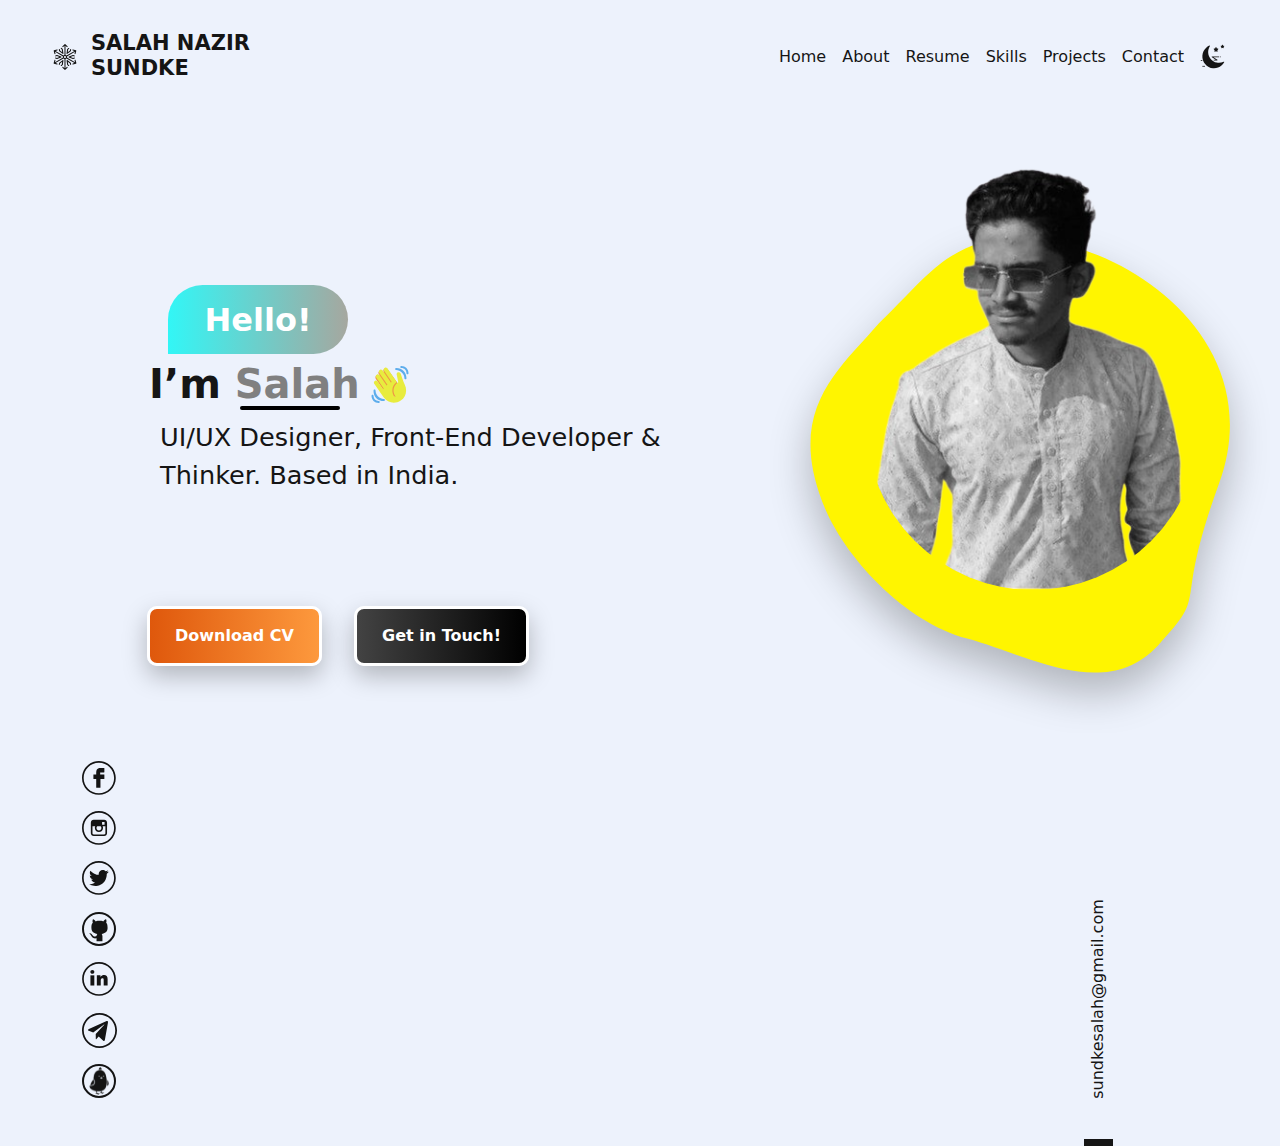
<file: index.html>
<!DOCTYPE html>
<html lang="en">

<head>
    <meta charset="UTF-8">
    <meta name="viewport" content="width=device-width, initial-scale=1.0">
    <link href="https://cdn.jsdelivr.net/npm/bootstrap@5.3.3/dist/css/bootstrap.min.css" rel="stylesheet"
        integrity="sha384-QWTKZyjpPEjISv5WaRU9OFeRpok6YctnYmDr5pNlyT2bRjXh0JMhjY6hW+ALEwIH" crossorigin="anonymous">
    <link rel="stylesheet" href="style.css">
    <title>Portfolio</title>
</head>

<body class="container">
    <!-- navbar -->
    <nav class="d-flex  pt-4 justify-content-center align-items-center headnav">
        <div class="left_nav">
            <div class="logo">
                <svg class="inner filter-change" width="20" height="20" viewBox="0 0 31 30" fill="none"
                    xmlns="http://www.w3.org/2000/svg">
                    <path
                        d="M6.56259 6.03998L11.7828 10.12C12.0237 10.36 12.4253 10.36 12.6662 10.2C12.9875 10.04 13.0678 9.71998 13.0678 9.39998L12.104 2.83998C12.104 2.67998 11.9434 2.43998 11.7828 2.35998L10.1766 0.999976C9.85534 0.679976 9.29316 0.759977 9.05223 1.07998C8.73099 1.39998 8.8113 1.95998 9.13254 2.19998L10.4978 3.31998L11.1403 7.55998L7.76726 4.91998L7.44601 3.15998C7.3657 2.75998 6.96415 2.43998 6.56259 2.51998C6.16104 2.59998 5.8398 2.99998 5.92011 3.39998L6.24135 5.47998C6.32166 5.79998 6.40197 5.95998 6.56259 6.03998ZM1.26208 15.96C0.860523 15.8 0.378658 16.04 0.218036 16.44C0.0574146 16.84 0.298347 17.32 0.699901 17.48L2.70767 18.2C2.78798 18.2 2.86829 18.28 3.02892 18.28C3.10923 18.28 3.26985 18.28 3.35016 18.2L9.5341 15.72C9.85534 15.56 10.016 15.32 10.016 15C10.016 14.68 9.85534 14.36 9.5341 14.28L3.26985 11.8C3.10923 11.72 2.86829 11.72 2.70767 11.8L0.699901 12.52C0.298347 12.68 0.0574146 13.16 0.218036 13.56C0.378658 13.96 0.860523 14.2 1.26208 14.04L2.94861 13.4L6.96415 15L2.94861 16.6L1.26208 15.96ZM12.1844 27.16L13.0678 20.6C13.1481 20.28 12.9875 19.96 12.6662 19.8C12.345 19.64 12.0237 19.64 11.7828 19.88L6.56259 23.96C6.40197 24.12 6.32166 24.28 6.24135 24.44L5.92011 26.52C5.8398 26.92 6.16104 27.4 6.56259 27.4C6.96415 27.48 7.44601 27.16 7.44601 26.76L7.76726 25L11.1403 22.36L10.4978 26.6L9.13254 27.72C8.8113 28.04 8.73099 28.52 9.05223 28.84C9.37347 29.16 9.85534 29.24 10.1766 28.92L11.7828 27.56C12.0237 27.56 12.104 27.32 12.1844 27.16ZM24.3916 23.96L19.1714 19.8C18.6092 19.4 17.8061 19.88 17.8864 20.52L18.8502 27.08C18.8502 27.24 19.0108 27.48 19.1714 27.56L20.7776 28.92C21.0989 29.24 21.661 29.16 21.902 28.84C22.2232 28.52 22.1429 27.96 21.8217 27.72L20.4564 26.6L19.8139 22.36L23.1869 25L23.5082 26.76C23.5885 27.24 23.9901 27.48 24.3916 27.4C24.7932 27.32 25.1144 26.92 25.0341 26.52L24.7129 24.44C24.6325 24.2 24.5522 24.04 24.3916 23.96ZM29.6921 14.04C30.0937 14.2 30.5755 13.96 30.7362 13.56C30.8968 13.16 30.6559 12.68 30.2543 12.52L28.2465 11.8C28.0859 11.72 27.845 11.72 27.6844 11.8L21.5004 14.28C21.1792 14.44 21.0186 14.68 21.0186 15C21.0186 15.32 21.1792 15.64 21.5004 15.72L27.6844 18.2C27.845 18.28 28.0859 18.28 28.2465 18.2L30.2543 17.48C30.6559 17.32 30.8968 16.84 30.7362 16.44C30.5755 16.04 30.0937 15.8 29.6921 15.96L28.0056 16.6L23.9901 15L28.0056 13.4L29.6921 14.04ZM18.7698 2.83998L17.8864 9.39998C17.8061 9.71998 17.9667 10.04 18.288 10.2C18.5289 10.36 18.9305 10.36 19.1714 10.12L24.3916 6.03998C24.5522 5.87998 24.6325 5.71998 24.7129 5.55998L25.0341 3.47998C25.1144 3.07998 24.7932 2.59998 24.3916 2.59998C23.9901 2.51998 23.5082 2.83998 23.5082 3.23998L23.1869 4.99998L19.8139 7.63998L20.4564 3.39998L21.8217 2.27998C22.1429 1.95998 22.2232 1.47998 21.902 1.15998C21.5807 0.839976 21.0989 0.759977 20.7776 1.07998L19.1714 2.43998C18.9305 2.43998 18.8502 2.67998 18.7698 2.83998Z"
                        fill="black" />
                </svg>

                <svg class="outer filter-change" width="30" height="26" viewBox="0 0 35 40" fill="none"
                    xmlns="http://www.w3.org/2000/svg">
                    <path
                        d="M34.9848 29.36L33.7801 24.88C33.6998 24.48 33.2179 24.16 32.8164 24.32C32.4148 24.4 32.0936 24.88 32.2542 25.28L32.977 27.92L20.5288 20.8C20.6091 20.56 20.6091 20.24 20.6091 20C20.6091 19.68 20.5288 19.44 20.5288 19.12L32.8967 12L32.1739 14.64C32.0936 15.04 32.3345 15.52 32.7361 15.6C33.1376 15.68 33.6195 15.44 33.6998 15.04L34.9045 10.56C34.9848 10.16 34.7438 9.68 34.3423 9.6L29.8449 8.4C29.4433 8.32 28.9615 8.56 28.8812 8.96C28.8008 9.36 29.0418 9.84 29.4433 9.92L32.0936 10.64L19.7257 17.76C19.3242 17.36 18.8423 17.04 18.2801 16.96V2.72L20.2076 4.64C20.5288 4.96 21.0107 4.96 21.3319 4.64C21.6532 4.32 21.6532 3.84 21.3319 3.52L18.0392 0.24C17.7179 -0.08 17.2361 -0.08 16.9148 0.24L13.6221 3.52C13.3008 3.84 13.3008 4.32 13.6221 4.64C13.9433 4.96 14.4252 4.96 14.7464 4.64L16.6739 2.72V16.96C16.1117 17.12 15.6299 17.36 15.2283 17.76L2.86044 10.64L5.51069 9.92C5.91225 9.84 6.15318 9.36 6.07287 8.96C5.99256 8.56 5.51069 8.32 5.10914 8.4L0.611731 9.6C0.210177 9.68 -0.0307554 10.16 0.0495554 10.56L1.25422 15.04C1.33453 15.44 1.81639 15.68 2.21795 15.6C2.6195 15.52 2.94075 15.04 2.78012 14.64L2.05733 12L14.4252 19.2C14.3449 19.44 14.3449 19.76 14.3449 20C14.3449 20.32 14.3449 20.56 14.4252 20.8L2.05733 27.92L2.78012 25.28C2.86044 24.88 2.6195 24.4 2.21795 24.32C1.81639 24.24 1.33453 24.48 1.25422 24.88L0.0495554 29.36C-0.111066 29.84 0.129866 30.24 0.611731 30.4L5.10914 31.6C5.51069 31.68 5.99256 31.44 6.07287 31.04C6.15318 30.64 5.91225 30.16 5.51069 30.08L2.86044 29.36L15.2283 22.24C15.6299 22.64 16.1117 22.96 16.6739 23.04V37.28L14.7464 35.36C14.4252 35.04 13.9433 35.04 13.6221 35.36C13.3008 35.68 13.3008 36.16 13.6221 36.48L16.9148 39.76C17.2361 40.08 17.7179 40.08 18.0392 39.76L21.3319 36.48C21.6532 36.16 21.6532 35.68 21.3319 35.36C21.0107 35.04 20.5288 35.04 20.2076 35.36L18.2801 37.28V23.04C18.8423 22.88 19.3242 22.64 19.7257 22.24L32.0936 29.36L29.4433 30.08C29.0418 30.16 28.8008 30.64 28.8812 31.04C28.9615 31.44 29.4433 31.68 29.8449 31.6L34.3423 30.4C34.8242 30.24 35.0651 29.84 34.9848 29.36ZM17.477 21.6C16.6739 21.6 15.8708 20.96 15.8708 20C15.8708 19.12 16.5936 18.4 17.477 18.4C18.3604 18.4 19.0029 19.12 19.0029 20C19.0832 20.88 18.2801 21.6 17.477 21.6Z"
                        fill="black" />
                </svg>
            </div>

            <h5 class="texte">SALAH NAZIR SUNDKE </h5>
        </div>
        <div class="right_nav">
            <a href="./index.html">Home</a>
            <a href="./about.html">About</a>
            <a href="#">Resume</a>
            <a href="#">Skills</a>
            <a href="#">Projects</a>
            <a href="#">Contact</a>
            <li id="moon">
                <svg class="filter-change" width="25" height="25" viewBox="0 0 40 40" fill="none"
                    xmlns="http://www.w3.org/2000/svg">
                    <path
                        d="M37.7 4.75001L37.9062 5.93126C37.9285 6.04843 37.9168 6.16954 37.8725 6.28029C37.8282 6.39104 37.7532 6.48679 37.6562 6.55626C37.5651 6.61791 37.4593 6.65442 37.3496 6.6621C37.2399 6.66978 37.13 6.64836 37.0312 6.60001L35.9687 6.04376L34.9062 6.60001C34.8185 6.64949 34.7194 6.67534 34.6187 6.67501C34.4863 6.67548 34.3572 6.6339 34.25 6.55626C34.153 6.48679 34.0779 6.39104 34.0336 6.28029C33.9893 6.16954 33.9777 6.04843 34 5.93126L34.175 4.75001L33.3125 3.91251C33.2281 3.83097 33.1684 3.72734 33.1401 3.61345C33.1119 3.49957 33.1163 3.38004 33.1528 3.26853C33.1893 3.15703 33.2565 3.05805 33.3466 2.98293C33.4367 2.90781 33.5462 2.85958 33.6625 2.84376L34.8437 2.67501L35.375 1.60001C35.4261 1.49434 35.5061 1.40522 35.6055 1.34286C35.705 1.28051 35.8201 1.24744 35.9375 1.24744C36.0549 1.24744 36.1699 1.28051 36.2694 1.34286C36.3689 1.40522 36.4488 1.49434 36.5 1.60001L37.0312 2.67501L38.2125 2.84376C38.3287 2.85958 38.4382 2.90781 38.5283 2.98293C38.6185 3.05805 38.6856 3.15703 38.7221 3.26853C38.7587 3.38004 38.763 3.49957 38.7348 3.61345C38.7066 3.72734 38.6468 3.83097 38.5625 3.91251L37.7 4.75001ZM21.875 7.81251C21.9117 7.70344 21.9778 7.60663 22.066 7.53274C22.1542 7.45885 22.2612 7.41076 22.375 7.39376L24.2062 7.11251L25.025 5.36251C25.0747 5.25339 25.1547 5.16088 25.2556 5.096C25.3564 5.03113 25.4738 4.99664 25.5937 4.99664C25.7136 4.99664 25.831 5.03113 25.9319 5.096C26.0327 5.16088 26.1128 5.25339 26.1625 5.36251L26.9812 7.11251L28.8125 7.39376C28.9263 7.41076 29.0332 7.45885 29.1214 7.53274C29.2096 7.60663 29.2758 7.70344 29.3125 7.81251C29.3472 7.91995 29.3522 8.0348 29.3269 8.14485C29.3016 8.2549 29.2469 8.35603 29.1687 8.43751L27.825 9.81251L28.1437 11.7625C28.1576 11.8764 28.1399 11.992 28.0925 12.0965C28.0451 12.2011 27.9698 12.2905 27.8749 12.3551C27.78 12.4196 27.6691 12.4568 27.5545 12.4625C27.4398 12.4683 27.3258 12.4423 27.225 12.3875L25.625 11.5188L23.9937 12.425C23.9016 12.4747 23.7984 12.5005 23.6937 12.5C23.5641 12.501 23.4375 12.4617 23.3312 12.3875C23.2331 12.3188 23.1568 12.2234 23.1114 12.1126C23.066 12.0018 23.0533 11.8803 23.075 11.7625L23.3937 9.81251L22.05 8.43751C21.9664 8.35934 21.9058 8.25971 21.875 8.1495C21.8441 8.03929 21.8441 7.92272 21.875 7.81251Z"
                        fill="black" />
                    <path d="M1.25 25.625H3.75V26.875H1.25V25.625Z" fill="black" />
                    <path
                        d="M30.625 21.2501H21.5813L27.8313 25.0938C27.9503 25.1621 28.0435 25.2676 28.0966 25.3941C28.1497 25.5206 28.1597 25.6611 28.125 25.7938C28.0872 25.929 28.005 26.0475 27.8916 26.1303C27.7782 26.2131 27.6403 26.2552 27.5 26.2501H21.875V25.0001H25.2937L19.0438 21.1563C18.9247 21.088 18.8315 20.9825 18.7784 20.856C18.7253 20.7295 18.7153 20.5891 18.75 20.4563C18.7878 20.3211 18.87 20.2026 18.9834 20.1198C19.0968 20.0371 19.2347 19.9949 19.375 20.0001H30.625V21.2501Z"
                        fill="black" />
                    <path d="M31.875 20H33.125V21.25H31.875V20Z" fill="black" />
                    <path d="M3.7499 35H7.99365V36.25H3.7499V35Z" fill="black" />
                    <path
                        d="M10.325 5.43121C11.728 4.23892 13.3044 3.26736 15 2.54996C15.1232 2.49609 15.2604 2.48335 15.3913 2.51361C15.5222 2.54388 15.6399 2.61554 15.7269 2.71797C15.8139 2.8204 15.8656 2.94814 15.8742 3.08225C15.8829 3.21635 15.8481 3.34968 15.775 3.46246C13.7995 6.5683 12.8653 10.223 13.1081 13.8958C13.3508 17.5687 14.7579 21.0686 17.125 23.8875C19.5555 26.8782 22.9365 28.9469 26.7058 29.7497C30.4751 30.5524 34.4056 30.0408 37.8438 28.3C37.9624 28.2392 38.0973 28.2179 38.2289 28.2393C38.3605 28.2607 38.4817 28.3235 38.575 28.4187C38.6686 28.5147 38.7288 28.6382 38.7468 28.771C38.7648 28.9037 38.7396 29.0388 38.675 29.1562C37.5784 31.1569 36.1204 32.9369 34.375 34.4062C31.0833 37.2274 26.8916 38.7791 22.5563 38.7812C22.0188 38.7812 21.475 38.7812 20.925 38.7125C18.4544 38.49 16.053 37.7767 13.8615 36.6145C11.6701 35.4522 9.73255 33.8643 8.16253 31.9437C4.97358 28.124 3.41319 23.2043 3.81771 18.2449C4.22222 13.2855 6.55925 8.68361 10.325 5.43121Z"
                        fill="black" />
                </svg>
            </li>
        </div>
    </nav>
    <!-- navbar end -->
    <main>
        <div class="left_section">
            <div class="msgbox">Hello!</div>
            <div class="text-emo">
                <li class="anish-text">I’m <a style="color: grey;">Salah</a></li>&nbsp;
                <svg width="50" height="37" viewBox="0 0 50 50" fill="none" xmlns="http://www.w3.org/2000/svg">
                    <path
                        d="M6.75924 12.6606C8.06632 11.747 10.0367 11.9222 11.2103 12.8914L9.86425 10.935C8.78105 9.39013 9.169 7.71873 10.7152 6.63413C12.2615 5.55371 16.643 8.45848 16.643 8.45848C15.5501 6.89833 15.7545 4.92102 17.3146 3.82669C18.8748 2.73653 21.0273 3.11336 22.1202 4.67629L36.6093 25.1446L34.7627 43.0474L19.3517 37.427L5.90964 17.4968C4.80696 15.9269 5.18796 13.7619 6.75924 12.6606Z"
                        fill="#EF9645" />
                    <path
                        d="M3.74734 24.0475C3.74734 24.0475 2.17328 21.7532 4.46902 20.1805C6.76197 18.6078 8.33464 20.9008 8.33464 20.9008L15.6362 31.5493C15.8879 31.1294 16.1632 30.715 16.4705 30.3062L6.33647 15.5292C6.33647 15.5292 4.7638 13.2363 7.05815 11.6636C9.3511 10.0909 10.9238 12.3839 10.9238 12.3839L20.4557 26.2848C20.8103 25.9956 21.1732 25.705 21.5473 25.4199L10.4969 9.30252C10.4969 9.30252 8.92421 7.00957 11.2186 5.4369C13.5115 3.86423 15.0842 6.15719 15.0842 6.15719L26.1346 22.2718C26.5406 22.0229 26.9425 21.8074 27.3457 21.5793L17.017 6.51733C17.017 6.51733 15.4443 4.22438 17.7373 2.65171C20.0302 1.07904 21.6029 3.37199 21.6029 3.37199L32.524 19.2989L34.1842 21.7212C27.304 26.4406 26.6491 35.319 30.58 41.0521C31.3657 42.1992 32.5128 41.4136 32.5128 41.4136C27.7948 34.532 29.2354 26.7993 36.1171 22.0813L34.0883 11.9278C34.0883 11.9278 33.3305 9.25247 36.0044 8.49325C38.6798 7.73542 39.439 10.4108 39.439 10.4108L41.782 17.3689C42.7109 20.1277 43.6995 22.8767 45.008 25.4769C48.7026 32.8188 46.4958 41.9434 39.5294 46.7226C31.9302 51.9328 21.5417 49.9958 16.3301 42.3981L3.74734 24.0475Z"
                        fill="#E8EC3E" />
                    <path
                        d="M16.6862 44.4963C11.1241 44.4963 5.50368 38.8759 5.50368 33.3139C5.50368 32.5449 4.94052 31.9233 4.17157 31.9233C3.40262 31.9233 2.72266 32.5449 2.72266 33.3139C2.72266 41.6569 8.3431 47.2774 16.6862 47.2774C17.4551 47.2774 18.0767 46.5974 18.0767 45.8285C18.0767 45.0595 17.4551 44.4963 16.6862 44.4963Z"
                        fill="#5DADEC" />
                    <path
                        d="M9.73358 47.219C5.56204 47.219 2.78102 44.438 2.78102 40.2665C2.78102 39.4975 2.15946 38.8759 1.39051 38.8759C0.621559 38.8759 0 39.4975 0 40.2665C0 45.8285 4.17153 50 9.73358 50C10.5025 50 11.1241 49.3785 11.1241 48.6095C11.1241 47.8406 10.5025 47.219 9.73358 47.219ZM33.3723 2.72266C32.6047 2.72266 31.9818 3.34561 31.9818 4.11317C31.9818 4.88073 32.6047 5.50368 33.3723 5.50368C38.9343 5.50368 44.4964 10.4942 44.4964 16.6278C44.4964 17.3953 45.1193 18.0183 45.8869 18.0183C46.6544 18.0183 47.2774 17.3953 47.2774 16.6278C47.2774 8.96049 41.7153 2.72266 33.3723 2.72266Z"
                        fill="#5DADEC" />
                    <path
                        d="M40.3248 0C39.5573 0 38.9343 0.564548 38.9343 1.33211C38.9343 2.09967 39.5573 2.78102 40.3248 2.78102C44.4964 2.78102 47.219 5.87491 47.219 9.67518C47.219 10.4427 47.899 11.0657 48.6679 11.0657C49.4369 11.0657 50 10.4427 50 9.67518C50 4.33979 45.8869 0 40.3248 0Z"
                        fill="#5DADEC" />
                </svg>
            </div>
            <div class="underlime"></div>
            <div class="text">
                <li class="li-text">UI/UX Designer, Front-End Developer & Thinker.
                    Based in India.</li>
            </div>
            <div class="buttons">

                <button class="cv">Download CV</button>
                <button class="git">Get in Touch!</button>
            </div>
        </div>
        <div class="right_section">
            <div class="svg-img">
                <div class="svg-container">
                    <img src="./images/photo_2024-03-14_02-00-04-modified-removebg.png" class="overlay-image"
                        alt="Overlay Image">
                    <svg width="500" height="645" viewBox="0 0 626 645" fill="none" xmlns="http://www.w3.org/2000/svg">
                        <g filter="url(#filter0_d_83_66)">
                            <path
                                d="M485.872 535.221C552.65 464.158 502.435 497.173 562.185 332.667C621.935 168.16 472.85 50.9004 352.561 29.9078C232.273 8.91514 202.585 69.1916 136.397 131.855C86.5318 189.876 20.7766 238.746 65.562 355.545C92.364 425.445 169.768 506.018 246.835 526.679C323.902 547.34 419.094 606.284 485.872 535.221Z"
                                fill="#FFF500" />
                        </g>
                        <defs>
                            <filter id="filter0_d_83_66" x="0.660889" y="0.652588" width="625.143" height="643.627"
                                filterUnits="userSpaceOnUse" color-interpolation-filters="sRGB">
                                <feFlood flood-opacity="0" result="BackgroundImageFix" />
                                <feColorMatrix in="SourceAlpha" type="matrix"
                                    values="0 0 0 0 0 0 0 0 0 0 0 0 0 0 0 0 0 0 127 0" result="hardAlpha" />
                                <feOffset dy="25" />
                                <feGaussianBlur stdDeviation="25" />
                                <feColorMatrix type="matrix" values="0 0 0 0 0 0 0 0 0 0 0 0 0 0 0 0 0 0 0.25 0" />
                                <feBlend mode="normal" in2="BackgroundImageFix" result="effect1_dropShadow_83_66" />
                                <feBlend mode="normal" in="SourceGraphic" in2="effect1_dropShadow_83_66"
                                    result="shape" />
                            </filter>
                        </defs>
                    </svg>

                </div>
            </div>
    </main>
    <!-- main section end -->
    <footer>
        <!-- social-media-links -->
        <div class="social-media-links">
            <a class="filter-change" href=""><img src="./images/koko.svg" alt="" srcset=""></a>
            <a class="filter-change" href=""><img src="./images/telegram.svg" alt="" srcset=""></a>
            <a class="filter-change" href=""><img src="./images/linkedin.svg" alt="" srcset=""></a>
            <a class="filter-change" href=""><img src="./images/github.svg" alt="" srcset=""></a>
            <a class="filter-change" href=""><img src="./images/twitter.svg" alt="" srcset=""></a>
            <a class="filter-change" href=""><img src="./images/insta.svg" alt="" srcset=""></a>
            <a class="filter-change" href=""><img src="./images/fb.svg" alt="" srcset=""></a>
        </div>
        <div class="email">
            <li style="list-style: none;rotate: -90deg;">sundkesalah@gmail.com</li>
            <div class="underline"></div>
        </div>
    </footer>

    <script src="https://cdn.jsdelivr.net/npm/bootstrap@5.3.3/dist/js/bootstrap.bundle.min.js"
        integrity="sha384-YvpcrYf0tY3lHB60NNkmXc5s9fDVZLESaAA55NDzOxhy9GkcIdslK1eN7N6jIeHz"
        crossorigin="anonymous"></script>
    <script src="https://cdn.jsdelivr.net/npm/@popperjs/core@2.11.8/dist/umd/popper.min.js"
        integrity="sha384-I7E8VVD/ismYTF4hNIPjVp/Zjvgyol6VFvRkX/vR+Vc4jQkC+hVqc2pM8ODewa9r"
        crossorigin="anonymous"></script>
    <script src="https://cdn.jsdelivr.net/npm/bootstrap@5.3.3/dist/js/bootstrap.min.js"
        integrity="sha384-0pUGZvbkm6XF6gxjEnlmuGrJXVbNuzT9qBBavbLwCsOGabYfZo0T0to5eqruptLy"
        crossorigin="anonymous"></script>
    <script>
        const icon = document.getElementById("moon");
        icon.onclick = function () {
            document.body.classList.toggle("dark-theme")
            if (document.body.classList.contains("dark-theme")) {
                icon.innerHTML = ' <img src="./images/sun.svg" alt="Overlay Image">'
            } else {
                icon.innerHTML = ' <img src="./images/moon.svg" alt="Overlay Image">'
            }

        }
    </script>
</body>

</html>
</file>
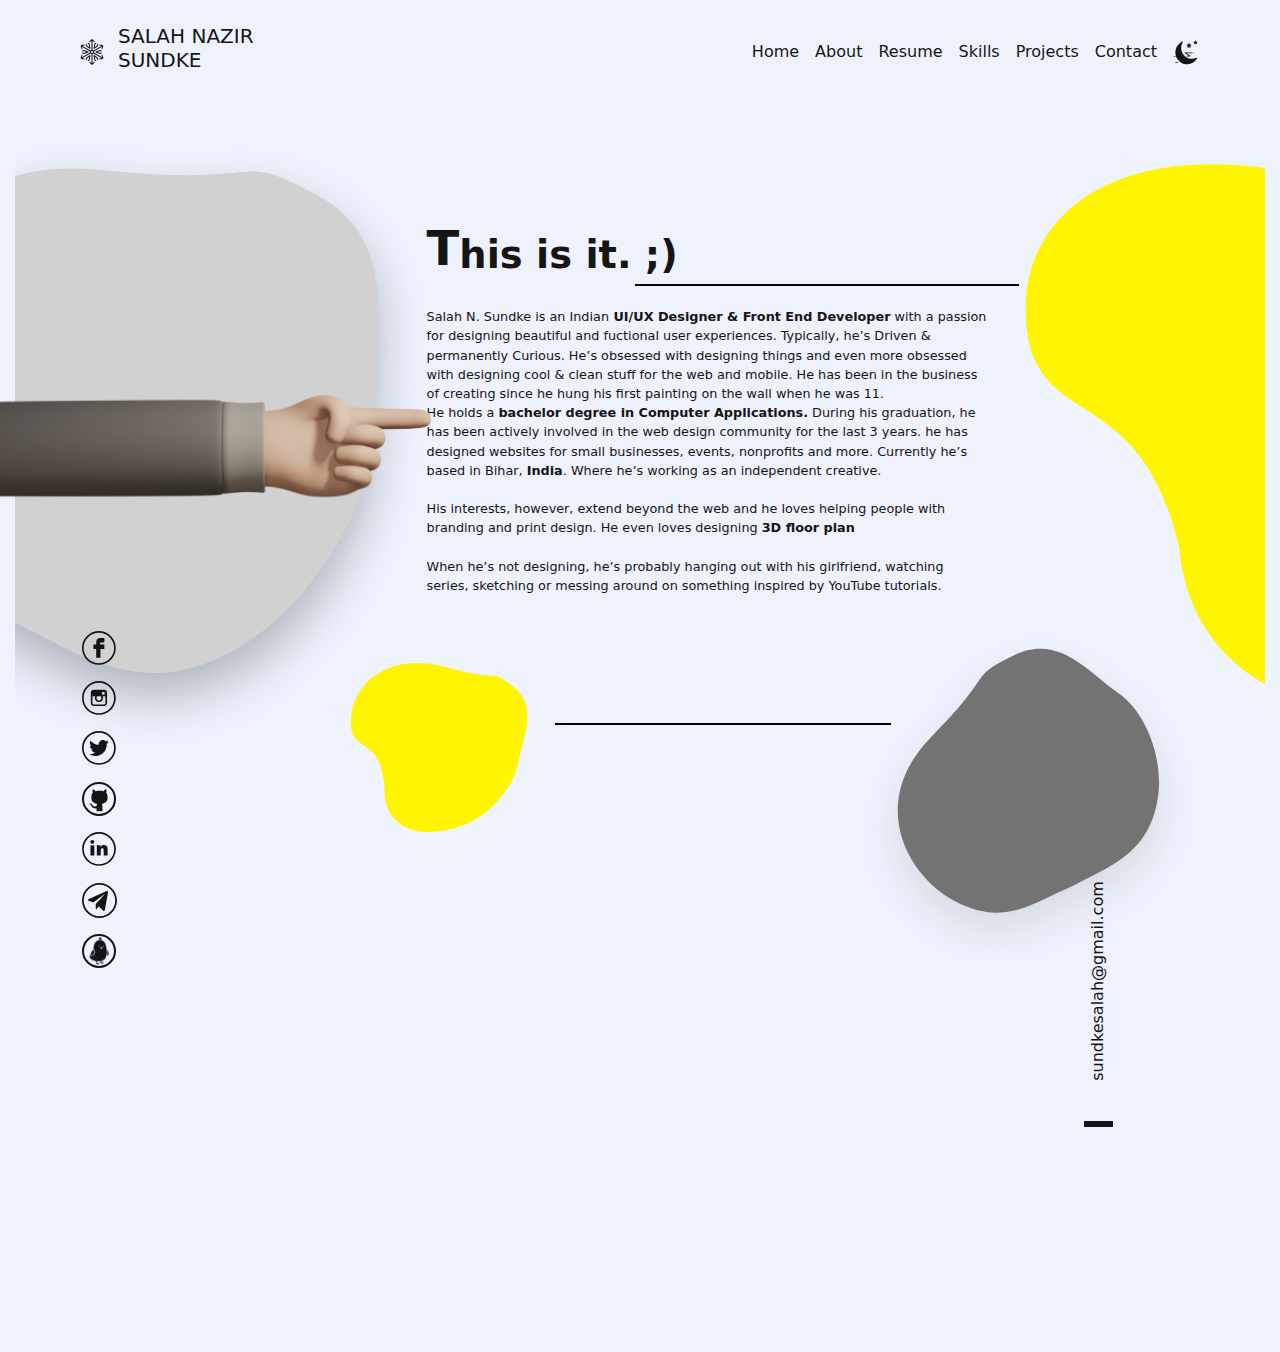
<file: about.html>
<!DOCTYPE html>
<html lang="en">

<head>
    <meta charset="UTF-8">
    <meta name="viewport" content="width=device-width,  initial-scale=1.0">
    <link href="https://cdn.jsdelivr.net/npm/bootstrap@5.3.3/dist/css/bootstrap.min.css" rel="stylesheet"
        integrity="sha384-QWTKZyjpPEjISv5WaRU9OFeRpok6YctnYmDr5pNlyT2bRjXh0JMhjY6hW+ALEwIH" crossorigin="anonymous">
    <link rel="stylesheet" href="about.css">
    <title>About Us</title>
</head>

<body>
    <!-- navbar -->
    <nav class="d-flex  pt-4 justify-content-center align-items-center headnav container">
        <div class="left_nav">
            <div class="logo">
                <svg class="inner filter-change" width="20" height="20" viewBox="0 0 31 30" fill="none"
                    xmlns="http://www.w3.org/2000/svg">
                    <path
                        d="M6.56259 6.03998L11.7828 10.12C12.0237 10.36 12.4253 10.36 12.6662 10.2C12.9875 10.04 13.0678 9.71998 13.0678 9.39998L12.104 2.83998C12.104 2.67998 11.9434 2.43998 11.7828 2.35998L10.1766 0.999976C9.85534 0.679976 9.29316 0.759977 9.05223 1.07998C8.73099 1.39998 8.8113 1.95998 9.13254 2.19998L10.4978 3.31998L11.1403 7.55998L7.76726 4.91998L7.44601 3.15998C7.3657 2.75998 6.96415 2.43998 6.56259 2.51998C6.16104 2.59998 5.8398 2.99998 5.92011 3.39998L6.24135 5.47998C6.32166 5.79998 6.40197 5.95998 6.56259 6.03998ZM1.26208 15.96C0.860523 15.8 0.378658 16.04 0.218036 16.44C0.0574146 16.84 0.298347 17.32 0.699901 17.48L2.70767 18.2C2.78798 18.2 2.86829 18.28 3.02892 18.28C3.10923 18.28 3.26985 18.28 3.35016 18.2L9.5341 15.72C9.85534 15.56 10.016 15.32 10.016 15C10.016 14.68 9.85534 14.36 9.5341 14.28L3.26985 11.8C3.10923 11.72 2.86829 11.72 2.70767 11.8L0.699901 12.52C0.298347 12.68 0.0574146 13.16 0.218036 13.56C0.378658 13.96 0.860523 14.2 1.26208 14.04L2.94861 13.4L6.96415 15L2.94861 16.6L1.26208 15.96ZM12.1844 27.16L13.0678 20.6C13.1481 20.28 12.9875 19.96 12.6662 19.8C12.345 19.64 12.0237 19.64 11.7828 19.88L6.56259 23.96C6.40197 24.12 6.32166 24.28 6.24135 24.44L5.92011 26.52C5.8398 26.92 6.16104 27.4 6.56259 27.4C6.96415 27.48 7.44601 27.16 7.44601 26.76L7.76726 25L11.1403 22.36L10.4978 26.6L9.13254 27.72C8.8113 28.04 8.73099 28.52 9.05223 28.84C9.37347 29.16 9.85534 29.24 10.1766 28.92L11.7828 27.56C12.0237 27.56 12.104 27.32 12.1844 27.16ZM24.3916 23.96L19.1714 19.8C18.6092 19.4 17.8061 19.88 17.8864 20.52L18.8502 27.08C18.8502 27.24 19.0108 27.48 19.1714 27.56L20.7776 28.92C21.0989 29.24 21.661 29.16 21.902 28.84C22.2232 28.52 22.1429 27.96 21.8217 27.72L20.4564 26.6L19.8139 22.36L23.1869 25L23.5082 26.76C23.5885 27.24 23.9901 27.48 24.3916 27.4C24.7932 27.32 25.1144 26.92 25.0341 26.52L24.7129 24.44C24.6325 24.2 24.5522 24.04 24.3916 23.96ZM29.6921 14.04C30.0937 14.2 30.5755 13.96 30.7362 13.56C30.8968 13.16 30.6559 12.68 30.2543 12.52L28.2465 11.8C28.0859 11.72 27.845 11.72 27.6844 11.8L21.5004 14.28C21.1792 14.44 21.0186 14.68 21.0186 15C21.0186 15.32 21.1792 15.64 21.5004 15.72L27.6844 18.2C27.845 18.28 28.0859 18.28 28.2465 18.2L30.2543 17.48C30.6559 17.32 30.8968 16.84 30.7362 16.44C30.5755 16.04 30.0937 15.8 29.6921 15.96L28.0056 16.6L23.9901 15L28.0056 13.4L29.6921 14.04ZM18.7698 2.83998L17.8864 9.39998C17.8061 9.71998 17.9667 10.04 18.288 10.2C18.5289 10.36 18.9305 10.36 19.1714 10.12L24.3916 6.03998C24.5522 5.87998 24.6325 5.71998 24.7129 5.55998L25.0341 3.47998C25.1144 3.07998 24.7932 2.59998 24.3916 2.59998C23.9901 2.51998 23.5082 2.83998 23.5082 3.23998L23.1869 4.99998L19.8139 7.63998L20.4564 3.39998L21.8217 2.27998C22.1429 1.95998 22.2232 1.47998 21.902 1.15998C21.5807 0.839976 21.0989 0.759977 20.7776 1.07998L19.1714 2.43998C18.9305 2.43998 18.8502 2.67998 18.7698 2.83998Z"
                        fill="black" />
                </svg>

                <svg class="outer filter-change" width="30" height="26" viewBox="0 0 35 40" fill="none"
                    xmlns="http://www.w3.org/2000/svg">
                    <path
                        d="M34.9848 29.36L33.7801 24.88C33.6998 24.48 33.2179 24.16 32.8164 24.32C32.4148 24.4 32.0936 24.88 32.2542 25.28L32.977 27.92L20.5288 20.8C20.6091 20.56 20.6091 20.24 20.6091 20C20.6091 19.68 20.5288 19.44 20.5288 19.12L32.8967 12L32.1739 14.64C32.0936 15.04 32.3345 15.52 32.7361 15.6C33.1376 15.68 33.6195 15.44 33.6998 15.04L34.9045 10.56C34.9848 10.16 34.7438 9.68 34.3423 9.6L29.8449 8.4C29.4433 8.32 28.9615 8.56 28.8812 8.96C28.8008 9.36 29.0418 9.84 29.4433 9.92L32.0936 10.64L19.7257 17.76C19.3242 17.36 18.8423 17.04 18.2801 16.96V2.72L20.2076 4.64C20.5288 4.96 21.0107 4.96 21.3319 4.64C21.6532 4.32 21.6532 3.84 21.3319 3.52L18.0392 0.24C17.7179 -0.08 17.2361 -0.08 16.9148 0.24L13.6221 3.52C13.3008 3.84 13.3008 4.32 13.6221 4.64C13.9433 4.96 14.4252 4.96 14.7464 4.64L16.6739 2.72V16.96C16.1117 17.12 15.6299 17.36 15.2283 17.76L2.86044 10.64L5.51069 9.92C5.91225 9.84 6.15318 9.36 6.07287 8.96C5.99256 8.56 5.51069 8.32 5.10914 8.4L0.611731 9.6C0.210177 9.68 -0.0307554 10.16 0.0495554 10.56L1.25422 15.04C1.33453 15.44 1.81639 15.68 2.21795 15.6C2.6195 15.52 2.94075 15.04 2.78012 14.64L2.05733 12L14.4252 19.2C14.3449 19.44 14.3449 19.76 14.3449 20C14.3449 20.32 14.3449 20.56 14.4252 20.8L2.05733 27.92L2.78012 25.28C2.86044 24.88 2.6195 24.4 2.21795 24.32C1.81639 24.24 1.33453 24.48 1.25422 24.88L0.0495554 29.36C-0.111066 29.84 0.129866 30.24 0.611731 30.4L5.10914 31.6C5.51069 31.68 5.99256 31.44 6.07287 31.04C6.15318 30.64 5.91225 30.16 5.51069 30.08L2.86044 29.36L15.2283 22.24C15.6299 22.64 16.1117 22.96 16.6739 23.04V37.28L14.7464 35.36C14.4252 35.04 13.9433 35.04 13.6221 35.36C13.3008 35.68 13.3008 36.16 13.6221 36.48L16.9148 39.76C17.2361 40.08 17.7179 40.08 18.0392 39.76L21.3319 36.48C21.6532 36.16 21.6532 35.68 21.3319 35.36C21.0107 35.04 20.5288 35.04 20.2076 35.36L18.2801 37.28V23.04C18.8423 22.88 19.3242 22.64 19.7257 22.24L32.0936 29.36L29.4433 30.08C29.0418 30.16 28.8008 30.64 28.8812 31.04C28.9615 31.44 29.4433 31.68 29.8449 31.6L34.3423 30.4C34.8242 30.24 35.0651 29.84 34.9848 29.36ZM17.477 21.6C16.6739 21.6 15.8708 20.96 15.8708 20C15.8708 19.12 16.5936 18.4 17.477 18.4C18.3604 18.4 19.0029 19.12 19.0029 20C19.0832 20.88 18.2801 21.6 17.477 21.6Z"
                        fill="black" />
                </svg>
            </div>

            <h5 class="texte">SALAH NAZIR SUNDKE </h5>
        </div>
        <div class="right_nav">
            <a href="./index.html">Home</a>
            <a href="">About</a>
            <a href="">Resume</a>
            <a href="">Skills</a>
            <a href="">Projects</a>
            <a href="">Contact</a>
            <li id="moon">
                <svg class="filter-change" width="25" height="25" viewBox="0 0 40 40" fill="none"
                    xmlns="http://www.w3.org/2000/svg">
                    <path
                        d="M37.7 4.75001L37.9062 5.93126C37.9285 6.04843 37.9168 6.16954 37.8725 6.28029C37.8282 6.39104 37.7532 6.48679 37.6562 6.55626C37.5651 6.61791 37.4593 6.65442 37.3496 6.6621C37.2399 6.66978 37.13 6.64836 37.0312 6.60001L35.9687 6.04376L34.9062 6.60001C34.8185 6.64949 34.7194 6.67534 34.6187 6.67501C34.4863 6.67548 34.3572 6.6339 34.25 6.55626C34.153 6.48679 34.0779 6.39104 34.0336 6.28029C33.9893 6.16954 33.9777 6.04843 34 5.93126L34.175 4.75001L33.3125 3.91251C33.2281 3.83097 33.1684 3.72734 33.1401 3.61345C33.1119 3.49957 33.1163 3.38004 33.1528 3.26853C33.1893 3.15703 33.2565 3.05805 33.3466 2.98293C33.4367 2.90781 33.5462 2.85958 33.6625 2.84376L34.8437 2.67501L35.375 1.60001C35.4261 1.49434 35.5061 1.40522 35.6055 1.34286C35.705 1.28051 35.8201 1.24744 35.9375 1.24744C36.0549 1.24744 36.1699 1.28051 36.2694 1.34286C36.3689 1.40522 36.4488 1.49434 36.5 1.60001L37.0312 2.67501L38.2125 2.84376C38.3287 2.85958 38.4382 2.90781 38.5283 2.98293C38.6185 3.05805 38.6856 3.15703 38.7221 3.26853C38.7587 3.38004 38.763 3.49957 38.7348 3.61345C38.7066 3.72734 38.6468 3.83097 38.5625 3.91251L37.7 4.75001ZM21.875 7.81251C21.9117 7.70344 21.9778 7.60663 22.066 7.53274C22.1542 7.45885 22.2612 7.41076 22.375 7.39376L24.2062 7.11251L25.025 5.36251C25.0747 5.25339 25.1547 5.16088 25.2556 5.096C25.3564 5.03113 25.4738 4.99664 25.5937 4.99664C25.7136 4.99664 25.831 5.03113 25.9319 5.096C26.0327 5.16088 26.1128 5.25339 26.1625 5.36251L26.9812 7.11251L28.8125 7.39376C28.9263 7.41076 29.0332 7.45885 29.1214 7.53274C29.2096 7.60663 29.2758 7.70344 29.3125 7.81251C29.3472 7.91995 29.3522 8.0348 29.3269 8.14485C29.3016 8.2549 29.2469 8.35603 29.1687 8.43751L27.825 9.81251L28.1437 11.7625C28.1576 11.8764 28.1399 11.992 28.0925 12.0965C28.0451 12.2011 27.9698 12.2905 27.8749 12.3551C27.78 12.4196 27.6691 12.4568 27.5545 12.4625C27.4398 12.4683 27.3258 12.4423 27.225 12.3875L25.625 11.5188L23.9937 12.425C23.9016 12.4747 23.7984 12.5005 23.6937 12.5C23.5641 12.501 23.4375 12.4617 23.3312 12.3875C23.2331 12.3188 23.1568 12.2234 23.1114 12.1126C23.066 12.0018 23.0533 11.8803 23.075 11.7625L23.3937 9.81251L22.05 8.43751C21.9664 8.35934 21.9058 8.25971 21.875 8.1495C21.8441 8.03929 21.8441 7.92272 21.875 7.81251Z"
                        fill="black" />
                    <path d="M1.25 25.625H3.75V26.875H1.25V25.625Z" fill="black" />
                    <path
                        d="M30.625 21.2501H21.5813L27.8313 25.0938C27.9503 25.1621 28.0435 25.2676 28.0966 25.3941C28.1497 25.5206 28.1597 25.6611 28.125 25.7938C28.0872 25.929 28.005 26.0475 27.8916 26.1303C27.7782 26.2131 27.6403 26.2552 27.5 26.2501H21.875V25.0001H25.2937L19.0438 21.1563C18.9247 21.088 18.8315 20.9825 18.7784 20.856C18.7253 20.7295 18.7153 20.5891 18.75 20.4563C18.7878 20.3211 18.87 20.2026 18.9834 20.1198C19.0968 20.0371 19.2347 19.9949 19.375 20.0001H30.625V21.2501Z"
                        fill="black" />
                    <path d="M31.875 20H33.125V21.25H31.875V20Z" fill="black" />
                    <path d="M3.7499 35H7.99365V36.25H3.7499V35Z" fill="black" />
                    <path
                        d="M10.325 5.43121C11.728 4.23892 13.3044 3.26736 15 2.54996C15.1232 2.49609 15.2604 2.48335 15.3913 2.51361C15.5222 2.54388 15.6399 2.61554 15.7269 2.71797C15.8139 2.8204 15.8656 2.94814 15.8742 3.08225C15.8829 3.21635 15.8481 3.34968 15.775 3.46246C13.7995 6.5683 12.8653 10.223 13.1081 13.8958C13.3508 17.5687 14.7579 21.0686 17.125 23.8875C19.5555 26.8782 22.9365 28.9469 26.7058 29.7497C30.4751 30.5524 34.4056 30.0408 37.8438 28.3C37.9624 28.2392 38.0973 28.2179 38.2289 28.2393C38.3605 28.2607 38.4817 28.3235 38.575 28.4187C38.6686 28.5147 38.7288 28.6382 38.7468 28.771C38.7648 28.9037 38.7396 29.0388 38.675 29.1562C37.5784 31.1569 36.1204 32.9369 34.375 34.4062C31.0833 37.2274 26.8916 38.7791 22.5563 38.7812C22.0188 38.7812 21.475 38.7812 20.925 38.7125C18.4544 38.49 16.053 37.7767 13.8615 36.6145C11.6701 35.4522 9.73255 33.8643 8.16253 31.9437C4.97358 28.124 3.41319 23.2043 3.81771 18.2449C4.22222 13.2855 6.55925 8.68361 10.325 5.43121Z"
                        fill="black" />
                </svg>
            </li>
        </div>
    </nav>
    <!-- navbar end -->
    <main>
        <div class="left_about">
            <svg height="600" viewBox="0 0 437 637" fill="none" xmlns="http://www.w3.org/2000/svg">
                <g filter="url(#filter0_d_93_85)">
                    <path
                        d="M321.445 54.7897C228.464 4.66503 277.088 47.3896 88.6608 27.4078C-99.7668 7.42594 -179.877 187.315 -167.751 314.318C-155.626 441.321 -84.3804 456.538 -0.325101 508.135C74.2749 544.342 143.825 598.899 252.949 524.761C318.254 480.392 380.381 382.142 380.131 298.996C379.882 215.851 414.425 104.914 321.445 54.7897Z"
                        fill="#D1D1D1" />
                </g>
                <defs>
                    <filter id="filter0_d_93_85" x="-218.942" y="0.876389" width="655.148" height="635.78"
                        filterUnits="userSpaceOnUse" color-interpolation-filters="sRGB">
                        <feFlood flood-opacity="0" result="BackgroundImageFix" />
                        <feColorMatrix in="SourceAlpha" type="matrix" values="0 0 0 0 0 0 0 0 0 0 0 0 0 0 0 0 0 0 127 0"
                            result="hardAlpha" />
                        <feOffset dy="25" />
                        <feGaussianBlur stdDeviation="25" />
                        <feColorMatrix type="matrix" values="0 0 0 0 0 0 0 0 0 0 0 0 0 0 0 0 0 0 0.25 0" />
                        <feBlend mode="normal" in2="BackgroundImageFix" result="effect1_dropShadow_93_85" />
                        <feBlend mode="normal" in="SourceGraphic" in2="effect1_dropShadow_93_85" result="shape" />
                    </filter>
                </defs>
            </svg>
            <img src="./images/image.svg" alt="">
        </div>
        <div class="center_about">
            <div class="it">
                <li style="font-size: 3rem;">T</li>
                <li style="display: flex;
                align-items: end;
                font-size: 2.4rem;">his is it. ;)</li>
            </div>
            <div class="underlime_about"></div>
            <br>
            <p style="font-weight: 350; font-size: 0.8rem;">
                Salah N. Sundke is an Indian<strong> UI/UX Designer & Front End Developer</strong> with a passion for
                designing beautiful
                and fuctional user experiences. Typically, he’s Driven & permanently Curious. He’s obsessed with
                designing things and even more obsessed with designing cool & clean stuff for the web and mobile. He has
                been in the business of creating since he hung his first painting on the wall when he was 11. <br>
                He holds a <strong>bachelor degree in Computer Applications.</strong> During his graduation, he has been
                actively
                involved in the web design community for the last 3 years. he has designed websites for small
                businesses, events, nonprofits and more. Currently he’s based in Bihar, <strong>India</strong>. Where
                he’s working as an
                independent creative. <br> <br>

                His interests, however, extend beyond the web and he loves helping people with branding and print
                design. He even loves designing <strong>3D floor plan</strong>
                <br> <br>
                When he’s not designing, he’s probably hanging out with his girlfriend, watching series, sketching or
                messing around on something inspired by YouTube tutorials.
            </p>
            <div class="underline_about"></div>
            <!-- <div class="svgs"> -->
            <svg height="240" style="position: relative;right: 7rem;bottom: 5rem;" viewBox="0 0 351 340" fill="none"
                xmlns="http://www.w3.org/2000/svg">
                <g filter="url(#filter0_d_104_13)">
                    <path
                        d="M281.74 59.7011C246.743 32.0182 263.814 53.4193 186.808 31.537C109.802 9.65476 55.5388 48.5025 51.1234 102.63C46.708 156.758 91.7324 123.656 98.2495 199.368C95.8462 272.835 167.191 275.146 218.176 251.876C248.688 237.95 281.892 201.2 287.985 166.315C294.079 131.43 316.738 87.384 281.74 59.7011Z"
                        fill="#FFF500" />
                </g>
                <defs>
                    <filter id="filter0_d_104_13" x="0.819336" y="0.326599" width="350.008" height="339.629"
                        filterUnits="userSpaceOnUse" color-interpolation-filters="sRGB">
                        <feFlood flood-opacity="0" result="BackgroundImageFix" />
                        <feColorMatrix in="SourceAlpha" type="matrix" values="0 0 0 0 0 0 0 0 0 0 0 0 0 0 0 0 0 0 127 0"
                            result="hardAlpha" />
                        <feOffset dy="25" />
                        <feGaussianBlur stdDeviation="25" />
                        <feColorMatrix type="matrix" values="0 0 0 0 1 0 0 0 0 1 0 0 0 0 1 0 0 0 0.25 0" />
                        <feBlend mode="normal" in2="BackgroundImageFix" result="effect1_dropShadow_104_13" />
                        <feBlend mode="normal" in="SourceGraphic" in2="effect1_dropShadow_104_13" result="shape" />
                    </filter>
                </defs>
            </svg>
            <svg height="336" style="position: relative;bottom: 21rem;left: 27rem;" viewBox="0 0 440 436" fill="none"
                xmlns="http://www.w3.org/2000/svg">
                <g filter="url(#filter0_d_104_16)">
                    <path
                        d="M199.953 34.6858C139.889 64.2288 178.882 53.9222 94.6276 139.207C10.3737 224.492 61.0566 319.428 124.206 353.097C187.355 386.767 222.73 356.907 279.915 332.157C326.265 307.205 379.029 290.422 388.465 214.334C394.113 168.799 373.752 108.025 335.473 82.249C297.194 56.4725 260.018 5.14279 199.953 34.6858Z"
                        fill="#737373" />
                </g>
                <defs>
                    <filter id="filter0_d_104_16" x="0.30957" y="0.786621" width="439.086" height="442.366"
                        filterUnits="userSpaceOnUse" color-interpolation-filters="sRGB">
                        <feFlood flood-opacity="0" result="BackgroundImageFix" />
                        <feColorMatrix in="SourceAlpha" type="matrix" values="0 0 0 0 0 0 0 0 0 0 0 0 0 0 0 0 0 0 127 0"
                            result="hardAlpha" />
                        <feOffset dy="25" />
                        <feGaussianBlur stdDeviation="25" />
                        <feColorMatrix type="matrix" values="0 0 0 0 0.6 0 0 0 0 0.6 0 0 0 0 0.6 0 0 0 0.25 0" />
                        <feBlend mode="normal" in2="BackgroundImageFix" result="effect1_dropShadow_104_16" />
                        <feBlend mode="normal" in="SourceGraphic" in2="effect1_dropShadow_104_16" result="shape" />
                    </filter>
                </defs>
            </svg>
            <!-- </div> -->
        </div>
        <div class="right_about">
            <svg height="630" viewBox="0 0 366 828" fill="none" xmlns="http://www.w3.org/2000/svg">
                <g filter="url(#filter0_d_93_91)">
                    <path
                        d="M841.1 183.111C708.147 87.1925 776.011 157.537 498.359 62.9008C220.706 -31.7357 45.7507 63.4446 50.9512 223.212C56.1517 382.98 200.988 301.413 252.654 529.73C272.266 747.948 522.655 782.05 692.087 732.083C793.484 702.18 895.591 605.228 903.598 503.498C911.605 401.767 974.052 279.03 841.1 183.111Z"
                        fill="#FFF500" />
                </g>
                <defs>
                    <filter id="filter0_d_93_91" x="0.838379" y="0.285568" width="974.37" height="826.966"
                        filterUnits="userSpaceOnUse" color-interpolation-filters="sRGB">
                        <feFlood flood-opacity="0" result="BackgroundImageFix" />
                        <feColorMatrix in="SourceAlpha" type="matrix" values="0 0 0 0 0 0 0 0 0 0 0 0 0 0 0 0 0 0 127 0"
                            result="hardAlpha" />
                        <feOffset dy="25" />
                        <feGaussianBlur stdDeviation="25" />
                        <feColorMatrix type="matrix" values="0 0 0 0 1 0 0 0 0 1 0 0 0 0 1 0 0 0 0.25 0" />
                        <feBlend mode="normal" in2="BackgroundImageFix" result="effect1_dropShadow_93_91" />
                        <feBlend mode="normal" in="SourceGraphic" in2="effect1_dropShadow_93_91" result="shape" />
                    </filter>
                </defs>
            </svg>

        </div>

    </main>
    <!-- <footer class="container"> -->
    <!-- social-media-links -->
    <div class="footer container">
        <div class="social-media-links">
            <a href=""><img class="filter-change" src="./images/koko.svg" alt="" srcset=""></a>
            <a href=""><img class="filter-change" src="./images/telegram.svg" alt="" srcset=""></a>
            <a href=""><img class="filter-change" src="./images/linkedin.svg" alt="" srcset=""></a>
            <a href=""><img class="filter-change" src="./images/github.svg" alt="" srcset=""></a>
            <a href=""><img class="filter-change" src="./images/twitter.svg" alt="" srcset=""></a>
            <a href=""><img class="filter-change" src="./images/insta.svg" alt="" srcset=""></a>
            <a href=""><img class="filter-change" src="./images/fb.svg" alt="" srcset=""></a>
        </div>
        <div class="email">
            <li style="list-style: none;rotate: -90deg;">sundkesalah@gmail.com</li>
            <div class="underline"></div>
        </div>
    </div>
    <!-- </footer> -->

    <script src="https://cdn.jsdelivr.net/npm/bootstrap@5.3.3/dist/js/bootstrap.bundle.min.js"
        integrity="sha384-YvpcrYf0tY3lHB60NNkmXc5s9fDVZLESaAA55NDzOxhy9GkcIdslK1eN7N6jIeHz"
        crossorigin="anonymous"></script>
    <script src="https://cdn.jsdelivr.net/npm/@popperjs/core@2.11.8/dist/umd/popper.min.js"
        integrity="sha384-I7E8VVD/ismYTF4hNIPjVp/Zjvgyol6VFvRkX/vR+Vc4jQkC+hVqc2pM8ODewa9r"
        crossorigin="anonymous"></script>
    <script src="https://cdn.jsdelivr.net/npm/bootstrap@5.3.3/dist/js/bootstrap.min.js"
        integrity="sha384-0pUGZvbkm6XF6gxjEnlmuGrJXVbNuzT9qBBavbLwCsOGabYfZo0T0to5eqruptLy"
        crossorigin="anonymous"></script>

    <script>

        const icon = document.getElementById("moon");
        icon.onclick = function () {
            document.body.classList.toggle("dark-theme")
            if (document.body.classList.contains("dark-theme")) {
                icon.innerHTML = ' <img src="./images/sun.svg" alt="Overlay Image">'
            } else {
                icon.innerHTML = ' <img src="./images/moon.svg" alt="Overlay Image">'
            }

        }
    </script>
</body>

</html>
</file>
<file: style.css>
:root{
  --primary-color:  #edf2fc;
  --secondary-color: #151515;
  --filter-one:  brightness(0) saturate(100%) invert(0%) sepia(85%) saturate(14%) hue-rotate(15deg) brightness(101%) contrast(84%) ;
  --filter-two:  brightness(0) saturate(100%) invert(96%) sepia(6%) saturate(697%) hue-rotate(183deg) brightness(100%) contrast(98%);
 
}


.dark-theme{
  --primary-color: #151515;
  --secondary-color: #edf2fc;
  --filter-one:  brightness(0) saturate(100%) invert(96%) sepia(6%) saturate(697%) hue-rotate(183deg) brightness(100%) contrast(98%);
  --filter-two:  brightness(0) saturate(100%) invert(0%) sepia(85%) saturate(14%) hue-rotate(15deg) brightness(101%) contrast(84%);
}
body{
  background-color:var(--primary-color) ;
}

.outer{
    position: absolute;
}
.left_nav{
    display: flex;
    justify-content: center;
    align-items: center;
    gap: 1rem;
}
.logo{
    display: flex;
  justify-content: center;
  align-items: center;
}


.texte{
  margin-top: 7px;
  font-size: 21px;
  font-weight: 600;
  width: 16rem;
  color: var(--secondary-color);
}

.right_nav{
    display: flex;
    justify-content: center;
    align-items: center;
    text-align: center;
    list-style: none;
    display: flex;
    align-items: center;
    column-gap: 1rem;
    
}

.headnav{
    gap: 27rem !important;
}

 a{
  color: var(--secondary-color);    text-decoration: none;
    cursor:pointer
}

/* Message Box */
.msgbox{
    /* position: relative; */
    width: 180px;
    height: 69px;
    right: 23.5rem;
    top: 155px;
    background: linear-gradient(90deg, #32F6F6 0%, #A6A79F 100%);
    border-radius: 50px 50px 50px 0px;
    text-align: center;
    display: flex;
    justify-content: center;
    align-items: center;
    font-size: 2rem;
    color: white;
    font-weight: 600;
    margin-right: 10rem;
  }
.cv{
    /* CV Button */

box-sizing: border-box;

/* position: absolute; */
width: 175px;
height: 60px;
left: 269px;
top: 649px;

background: linear-gradient(90deg, #DF580C 0%, #FD993D 100%);
border: 3px solid #FFFFFF;
box-shadow: 0px 10px 25px rgba(0, 0, 0, 0.25);
border-radius: 10px;
color: white;
font-weight: 700;
display: flex;
justify-content: center;
align-items: center;

}
.git{
    /* Touch Button */
box-sizing: border-box;
/* position: absolute; */
width: 175px;
height: 60px;
left: 469px;
top: 649px;
background: linear-gradient(90deg, #434343 0%, #000000 100%);
border: 3px solid #FFFFFF;
box-shadow: 0px 10px 25px rgba(0, 0, 0, 0.25);
border-radius: 10px;
color: white;
font-weight: 700;
display: flex;
justify-content: center;
align-items: center;
}
.left_section{
    display: flex;
    flex-direction: column;
    justify-content: center;
    align-items: center;
    /* position: relative; */
    right: 4rem;
    width: 43rem;
  /* margin-top: 6rem; */
  padding-right: 11rem;
}
.text-emo{
    display: flex;
  justify-content: center;
  align-items: center;
  /* position: relative; */
  top: 11rem;
  right: 22rem;
  margin-right: 7rem;
}
.anish-text{
    list-style: none;
  font-size: 2.5rem;
  font-weight: 650;
  color: var(--secondary-color);
}

.text{
    list-style: none;
    width: 548px;
    font-size: 1.6rem;
    font-weight: 250;
    /* position: relative; */
    left: 9rem;
    margin-left: 12rem;

}

.svg-container {
  position: relative;
  width: 100%;
}

.overlay-image {
  position: absolute;
  /* top: 0; */
  bottom: 13rem;
  left: 6rem;
  /* width: 80%; */
  height: 66%;
  z-index: 1;
  border-radius: 204px;
} 

.right_section{
    display: flex;
    /* flex-direction: column; */
    justify-content: center;
    align-items: center;

}
main{
    display: flex;
    margin-top: 4rem;
}
.buttons{
    display: flex;
  column-gap: 2rem;
  margin-top: 7rem;
}
.underlime{
    height: 0.2rem;
    width: 6.3rem;
    background-color: #000000;
    position: relative;
    bottom: 0.5rem;
  right: 3rem;
  border-radius: 30px;
}
.social-media-links{
    display: flex;
    flex-direction: column-reverse;
    position: relative;
  bottom: 3rem;
  width: fit-content;
  row-gap: 1rem;
}
.email{
    display: flex;
    flex-direction: column;
    justify-content: center;
    align-items: center;
    width: fit-content;
    height: fit-content;
    margin-top: 11.8rem;
    color: var(--secondary-color);
    
}

.underline{
    height: 0.4rem;
  width: 1.8rem;
  background-color: var(--secondary-color);
    margin-top: 8rem;

}
footer{
    display: flex;
  justify-content: space-between;
}
.myimg{

  /* top: 66px; */
  /* left: 740px; */
  /* border-radius: 170 300 300 800; */
  position: relative;
  /* overflow: hidden; */
}



.li-text{
  color: var(--secondary-color);
}
.filter-change{
  filter: var(--filter-one);
}
</file>
<file: about.css>
:root{
    --primary-color:  #edf2fc;
    --secondary-color: #151515;
    --filter-one:  brightness(0) saturate(100%) invert(0%) sepia(85%) saturate(14%) hue-rotate(15deg) brightness(101%) contrast(84%) ;
    --filter-two:  brightness(0) saturate(100%) invert(96%) sepia(6%) saturate(697%) hue-rotate(183deg) brightness(100%) contrast(98%);
   
  }


  .dark-theme{
    --primary-color: #151515;
    --secondary-color: #edf2fc;
    --filter-one:  brightness(0) saturate(100%) invert(96%) sepia(6%) saturate(697%) hue-rotate(183deg) brightness(100%) contrast(98%);
    --filter-two:  brightness(0) saturate(100%) invert(0%) sepia(85%) saturate(14%) hue-rotate(15deg) brightness(101%) contrast(84%);
  }
  body{
    background-color: var(--primary-color);
  }

.headnav{
    gap: 27rem !important;
}
.left_nav{
    display: flex;
    justify-content: center;
    align-items: center;
    gap: 1rem;
}
.logo{
    display: flex;
  justify-content: center;
  align-items: center;
}
.outer{
    position: absolute;
}
.right_nav{
    display: flex;
    justify-content: center;
    align-items: center;
    text-align: center;
    list-style: none;
    display: flex;
    align-items: center;
    column-gap: 1rem;
    
}
a{
    color: var(--secondary-color);
        text-decoration: none;
    cursor:pointer
}
main{
    display: flex;
    margin-top: 4rem;
    justify-content: center;
    align-items: center;
  }

.underline{
    height: 0.4rem;
  width: 1.8rem;
  background-color: var(--secondary-color);
    margin-top: 8rem;
}
.email{
    display: flex;
    flex-direction: column;
    justify-content: center;
    align-items: center;
    width: fit-content;
    height: 36rem;
  padding-top: 16rem;
  color: var(--secondary-color);
}
.social-media-links{
    display: flex;
    flex-direction: column-reverse;
    /* position: relative; */
  bottom: 18rem;
  width: fit-content;
  row-gap: 1rem;
  padding-bottom: 13rem;
}
.left_about{
    display: flex;
    justify-content: center;
    align-items: center;
    margin-bottom: 4rem;
}
.left_about img{
    position: absolute;
}

.center_about li{
    list-style: none;
}
.underlime_about{
    background-color: black;
    height: 0.1rem;
    width: 24rem;
    border: 30px;
    position: relative;
    left: 13rem;

}
.underline_about{
    background-color: black;
    height: 0.1rem;
    width: 21rem;
    border: 30px;
    position: relative;
    left: 8rem;
    margin-top: 8rem;
}

.it{
    display: flex;
    font-weight: 600;
  text-align: left;
}
.svgs{
    display: flex;
  justify-content: center;
  align-items: center;
}
.center_about{
    font-size: 0.9rem;
    height: 33rem;
    width: 35rem;
    color: var(--secondary-color);
}
.left_about img{
    height: 42.7rem;
}
.right_about{
    display: flex;
  justify-content: center;
  align-items: center;
  margin-bottom: 2rem;
}
.footer{
    display: flex; 
    justify-content: space-between;
    position:relative;
    bottom: 11rem;
    height: 34rem;
}


.filter-change{
    filter: var(--filter-one);
}
.filter-change{
    filter: var(--filter-one);
}


.texte{
    color: var(--secondary-color);
}
</file>
